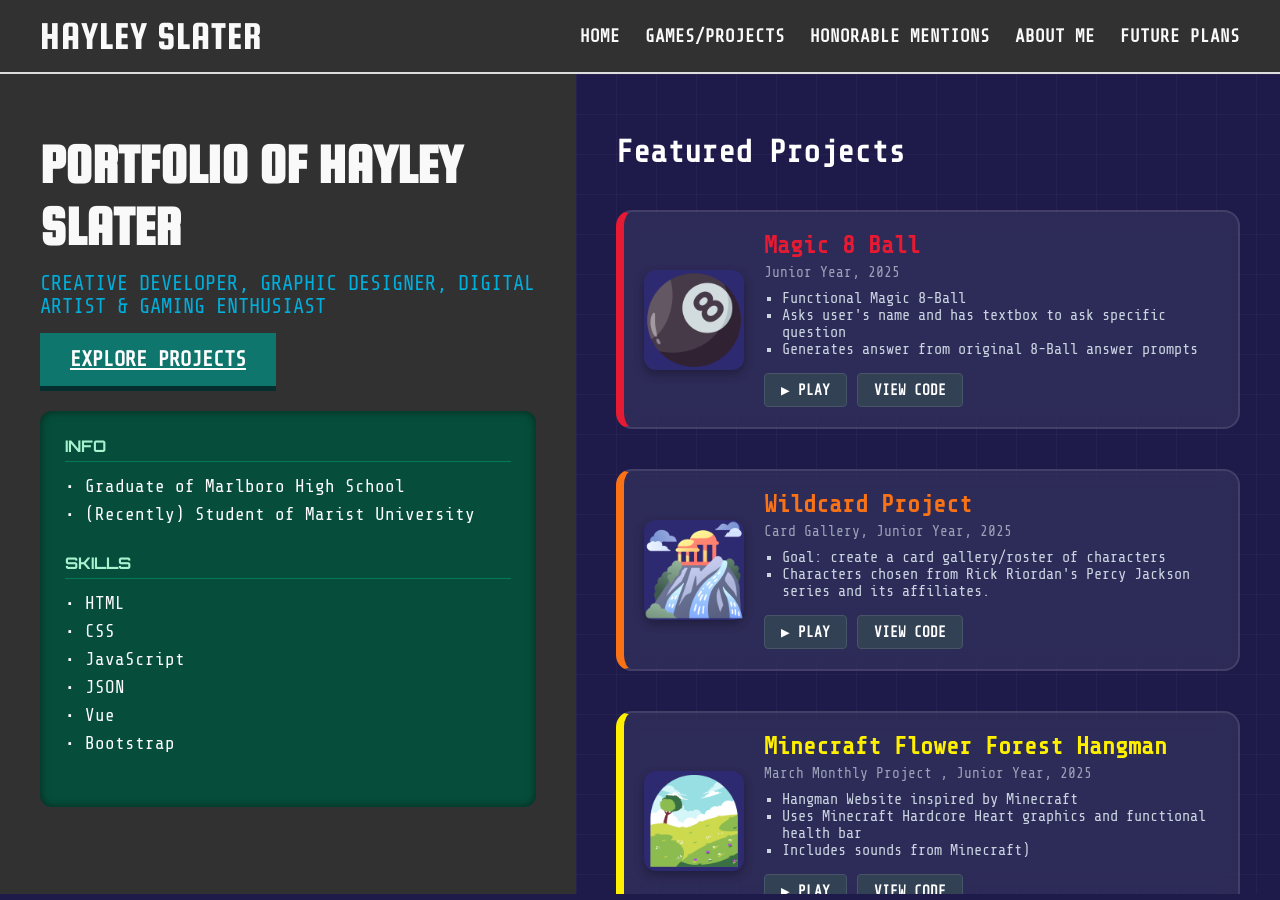
<file: index.html>
<!DOCTYPE html>
<html lang="en">

<head>
    <meta charset="UTF-8">
    <meta name="viewport" content="width=device-width, initial-scale=1.0">
    <title>Portfolio - Hayley Slater</title>
    <link rel="preconnect" href="https://fonts.googleapis.com">
    <link rel="preconnect" href="https://fonts.gstatic.com" crossorigin>
    <link
        href="https://fonts.googleapis.com/css2?family=Chuku&family=Orbitron:wght@400;700&family=Share+Tech+Mono&family=Squada+One&display=swap"
        rel="stylesheet">
    <link rel="stylesheet" href="style.css">


</head>

<body>

    <header>
        <div class="logo">Hayley Slater</div>
        <nav>
            <ul>
                <li><a href="index.html">Home</a></li>
                <li><a href="all.html">Games/Projects</a></li>
                <li><a href="mentions.html">Honorable Mentions</a></li>
                <li><a href="about.html">About Me</a></li>
                <li><a href="future.html">Future Plans</a></li>
            </ul>
        </nav>

    </header>

    <div class="main-container">

        <div class="left-col">
            <div class="hero-section">
                <h1>PORTFOLIO OF HAYLEY SLATER</h1>
                <p>CREATIVE DEVELOPER, GRAPHIC DESIGNER, DIGITAL ARTIST & GAMING ENTHUSIAST</p>
                <a href="all.html" class="btn-explore">Explore Projects</a>
            </div>

            <div class="sidebar-block">
                <div class="sidebar-section">
                    <h3>INFO</h3>
                    <ul>

                        <li>• Graduate of Marlboro High School</li>
                        <li>• (Recently) Student of Marist University</li>
                    </ul>
                </div>

                <div class="sidebar-section">
                    <h3>Skills</h3>
                    <ul>
                        <li>• HTML</li>
                        <li>• CSS</li>
                        <li>• JavaScript</li>
                        <li>• JSON</li>
                        <li>• Vue</li>
                        <li>• Bootstrap</li>
                    </ul>
                </div>

            </div>

            <br>

        </div>



        <div class="right-col">



            <h1>Featured Projects</h1>

            <div class="project-card card-accent-red">
                <div class="project-thumb"><img src="imgs/snooker.png"></div>
                <div class="project-info">
                    <h2 class="red-t">Magic 8 Ball</h2>
                    <span class="genre-tag">Junior Year, 2025</span>
                    <ul>
                        <li>Functional Magic 8-Ball</li>
                        <li>Asks user's name and has textbox to ask specific question</li>
                        <li>Generates answer from original 8-Ball answer prompts</li>
                    </ul>
                    <div class="card-actions">
                        <a href="https://hayley-exe.github.io/Magic-8-Ball/" class="btn-retro" target="_blank">▶
                            Play</a>
                        <a href="https://github.com/hayley-exe/Magic-8-Ball" class="btn-retro">View Code</a>
                    </div>
                </div>
            </div>

            <div class="project-card card-accent-orange">
                <div class="project-thumb"><img src="imgs/olympus.png"></div>
                <div class="project-info">
                    <h2 class="orange-t">Wildcard Project</h2>
                    <span class="genre-tag">Card Gallery, Junior Year, 2025</span>
                    <ul>
                        <li>Goal: create a card gallery/roster of characters</li>
                        <li>Characters chosen from Rick Riordan's Percy Jackson series and its affiliates.</li>


                    </ul>
                    <div class="card-actions">
                        <a href="https://hayley-exe.github.io/team-site-may/" class="btn-retro" target="_blank">▶
                            Play</a>
                        <a href="https://github.com/hayley-exe/team-site-may" class="btn-retro" target="_blank">View
                            Code</a>
                    </div>
                </div>
            </div>


            <div class="project-card card-accent-yellow">
                <div class="project-thumb"><img src="imgs/prairie.png"></div>
                <div class="project-info">
                    <h2 class="yellow-t">Minecraft Flower Forest Hangman</h2>
                    <span class="genre-tag">March Monthly Project , Junior Year, 2025</span>
                    <ul>
                        <li>Hangman Website inspired by Minecraft</li>
                        <li>Uses Minecraft Hardcore Heart graphics and functional health bar</li>
                        <li>Includes sounds from Minecraft)</li>
                    </ul>
                    <div class="card-actions">
                        <a href="https://hayley-exe.github.io/mc-flower-hangman-march/" class="btn-retro"
                            target="_blank">▶
                            Play</a>
                        <a href="https://github.com/hayley-exe/mc-flower-hangman-march/" class="btn-retro"
                            target="_blank">View
                            Code</a>
                    </div>
                </div>
            </div>



            <div class="project-card card-accent-green">
                <div class="project-thumb"><img src="imgs/slideshow.png"> </div>
                <div class="project-info">
                    <h2 class="green-t">NJIT Slideshow</h2>
                    <span class="genre-tag">Senior Year, 2025</span>
                    <ul>
                        <li>NJIT Project</li>
                        <li>Autoplaying slideshow, the theme is Minecraft Biomes</li>
                    </ul>
                    <div class="card-actions">
                        <a href="https://hayley-exe.github.io/njit-slideshow-project/" class="btn-retro"
                            target="_blank">▶
                            Play</a>
                        <a href="https://github.com/hayley-exe/njit-slideshow-project" class="btn-retro"
                            target="_blank">View
                            Code</a>
                    </div>
                </div>
            </div>



            <div class="project-card card-accent-blue">
                <div class="project-thumb"><img src="imgs/clapperboard.png"></div>
                <div class="project-info">
                    <h2 class="blue-t">NJIT Movies Website</h2>
                    <span class="genre-tag">Senior Year, 2025</span>
                    <ul>
                        <li>Website displaying my favorite movies</li>
                        <li>contains posters, ratings, and info on each movie</li>
                    </ul>
                    <div class="card-actions">
                        <a href="https://hayley-exe.github.io/Slater_NJIT-3_StarterFiles/" class="btn-retro"
                            target="_blank">▶
                            Play</a>
                        <a href="https://github.com/hayley-exe/Slater_NJIT-3_StarterFiles" class="btn-retro"
                            target="_blank">View
                            Code</a>
                    </div>
                </div>
            </div>


            <div class="project-card card-accent-purple">
                <div class="project-thumb"><img src="imgs/dreidel.png"> </div>
                <div class="project-info">
                    <h2 class="purple-t">Holiday Project</h2>
                    <span class="genre-tag">Senior Year, 2026</span>
                    <ul>
                        <li>Holiday themed project based off of dreidel spinning game</li>
                        <li>Contains 3D models (made by me) and correctly corresponds to each side of the
                            dreidel
                        </li>
                        <li>Supports multiplayer and has a score system</li>
                    </ul>
                    <div class="card-actions">
                        <a href="https://hayley-exe.github.io/holiday-project/" class="btn-retro" target="_blank">▶
                            Play</a>
                        <a href="https://github.com/hayley-exe/holiday-project" class="btn-retro" target="_blank">View
                            Code</a>
                    </div>
                </div>
            </div>



            <div class="footer-grid">



            </div>

            <footer>
                <div>© 2026 HAYLEY SLATER</div>
                <div>
                    <a href="#">LINKS</a>
                    <a href="#">INSTAGRAMS</a>
                    <a href="#">SOCIAL MEDIA</a>
                </div>
            </footer>

        </div>
    </div>

</body>

</html>
</file>
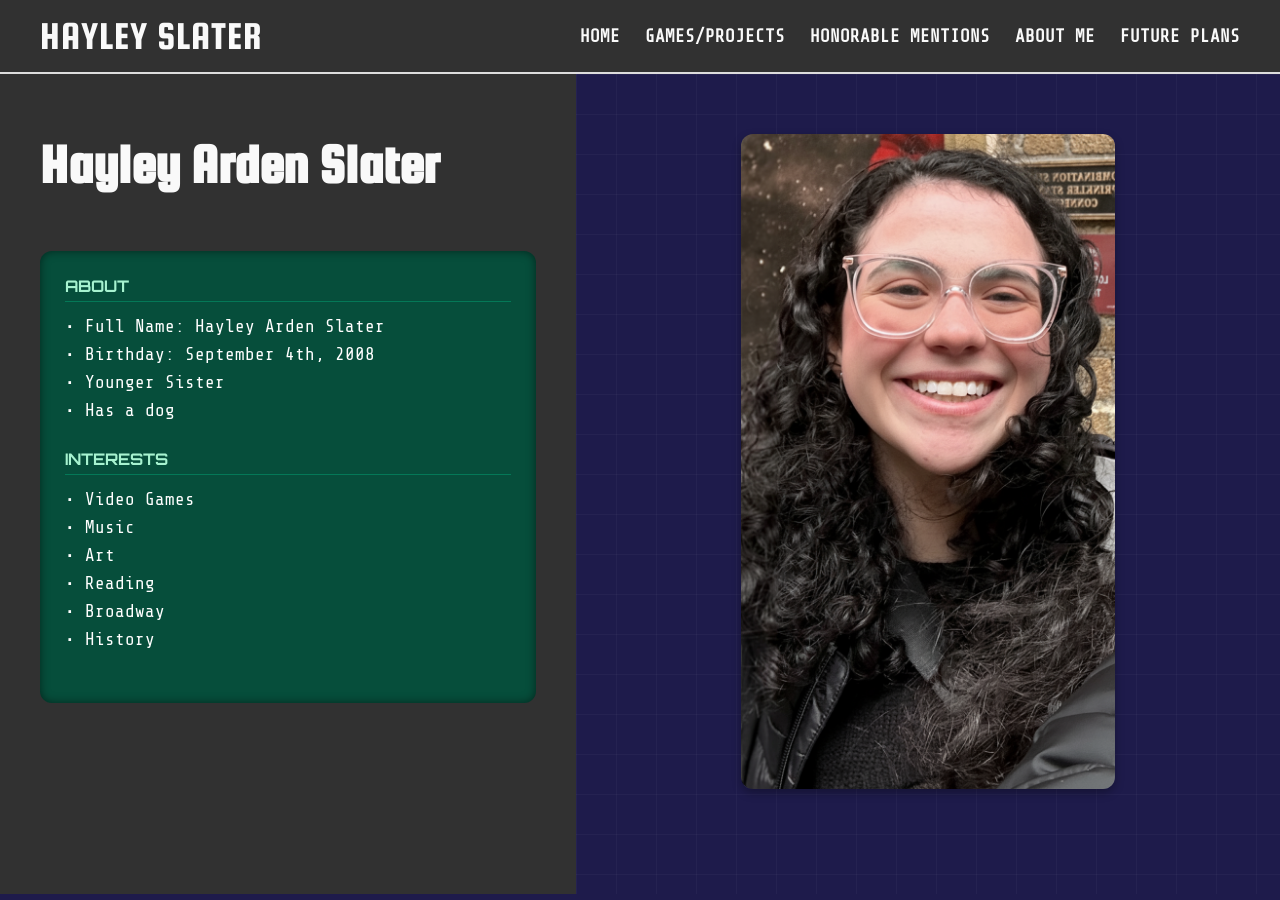
<file: about.html>
<!DOCTYPE html>
<html lang="en">

<head>
    <meta charset="UTF-8">
    <meta name="viewport" content="width=device-width, initial-scale=1.0">
    <title>About Me</title>
    <link rel="preconnect" href="https://fonts.googleapis.com">
    <link rel="preconnect" href="https://fonts.gstatic.com" crossorigin>
    <link
        href="https://fonts.googleapis.com/css2?family=Chuku&family=Orbitron:wght@400;700&family=Share+Tech+Mono&family=Squada+One&display=swap"
        rel="stylesheet">
    <link rel="stylesheet" href="style.css">


</head>

<body>

    <header>
        <div class="logo">Hayley Slater</div>
        <nav>
            <ul>
                <li><a href="index.html">Home</a></li>
                <li><a href="all.html">Games/Projects</a></li>
                <li><a href="mentions.html">Honorable Mentions</a></li>
                <li><a href="about.html">About Me</a></li>
                <li><a href="future.html">Future Plans</a></li>
            </ul>
        </nav>

    </header>

    <div class="main-container">

        <div class="left-col">
            <div class="hero-section">
                <h1>Hayley Arden Slater</h1>

            </div>

            <div class="sidebar-block">
                <div class="sidebar-section">
                    <h3>About</h3>
                    <ul>
                        <li>• Full Name: Hayley Arden Slater</li>
                        <li>• Birthday: September 4th, 2008</li>
                        <li>• Younger Sister</li>
                        <li>• Has a dog</li>
                    </ul>
                </div>

                <div class="sidebar-section">
                    <h3>Interests</h3>
                    <ul>
                        <li>• Video Games</li>
                        <li>• Music</li>
                        <li>• Art</li>
                        <li>• Reading</li>
                        <li>• Broadway</li>
                        <li>• History</li>
                    </ul>
                </div>

            </div>

            <br>

        </div>



        <div class="right-col">

            <div class="pfp"> <img src="imgs/me.PNG"> </div>



            <div class="footer-grid">



            </div>

            <footer>
                <div>© 2026 HAYLEY SLATER</div>
                <div>
                    <a href="#">LINKS</a>
                    <a href="#">INSTAGRAMS</a>
                    <a href="#">SOCIAL MEDIA</a>
                </div>
            </footer>

        </div>
    </div>

</body>

</html>
</file>
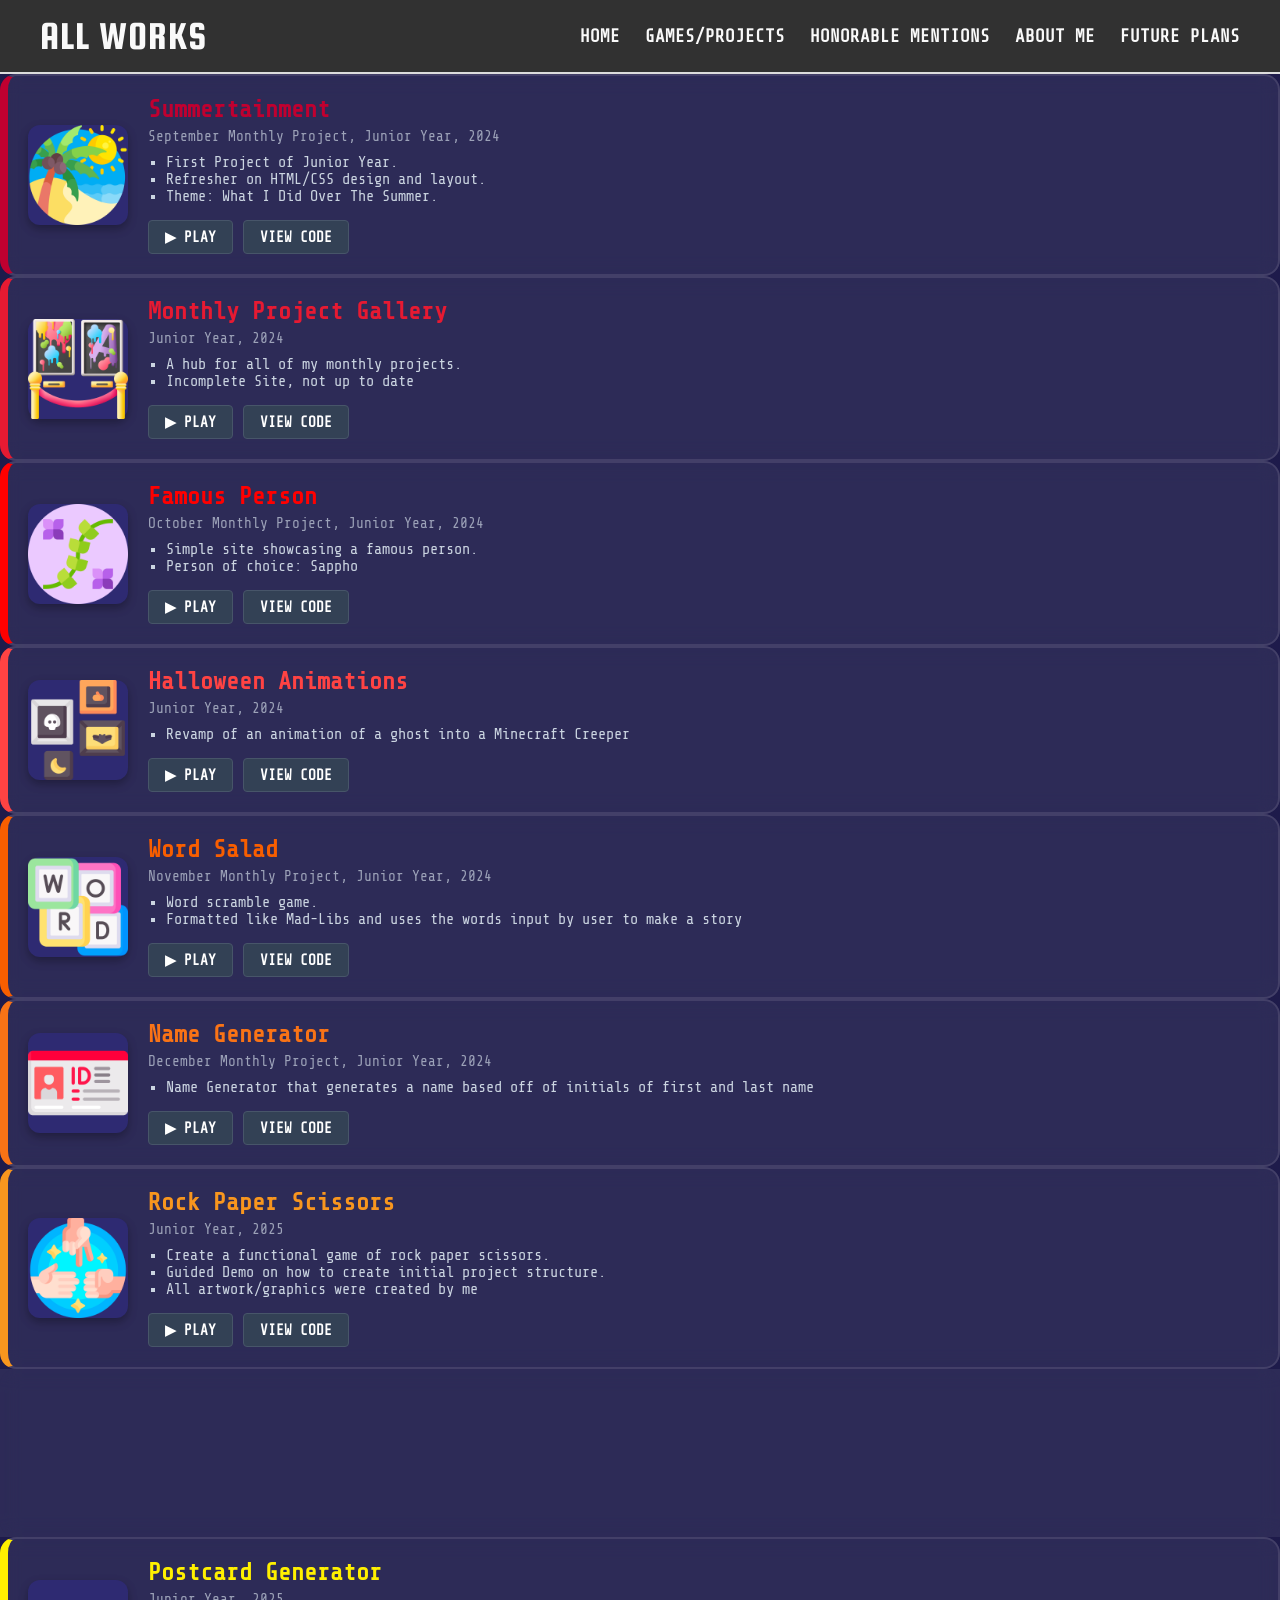
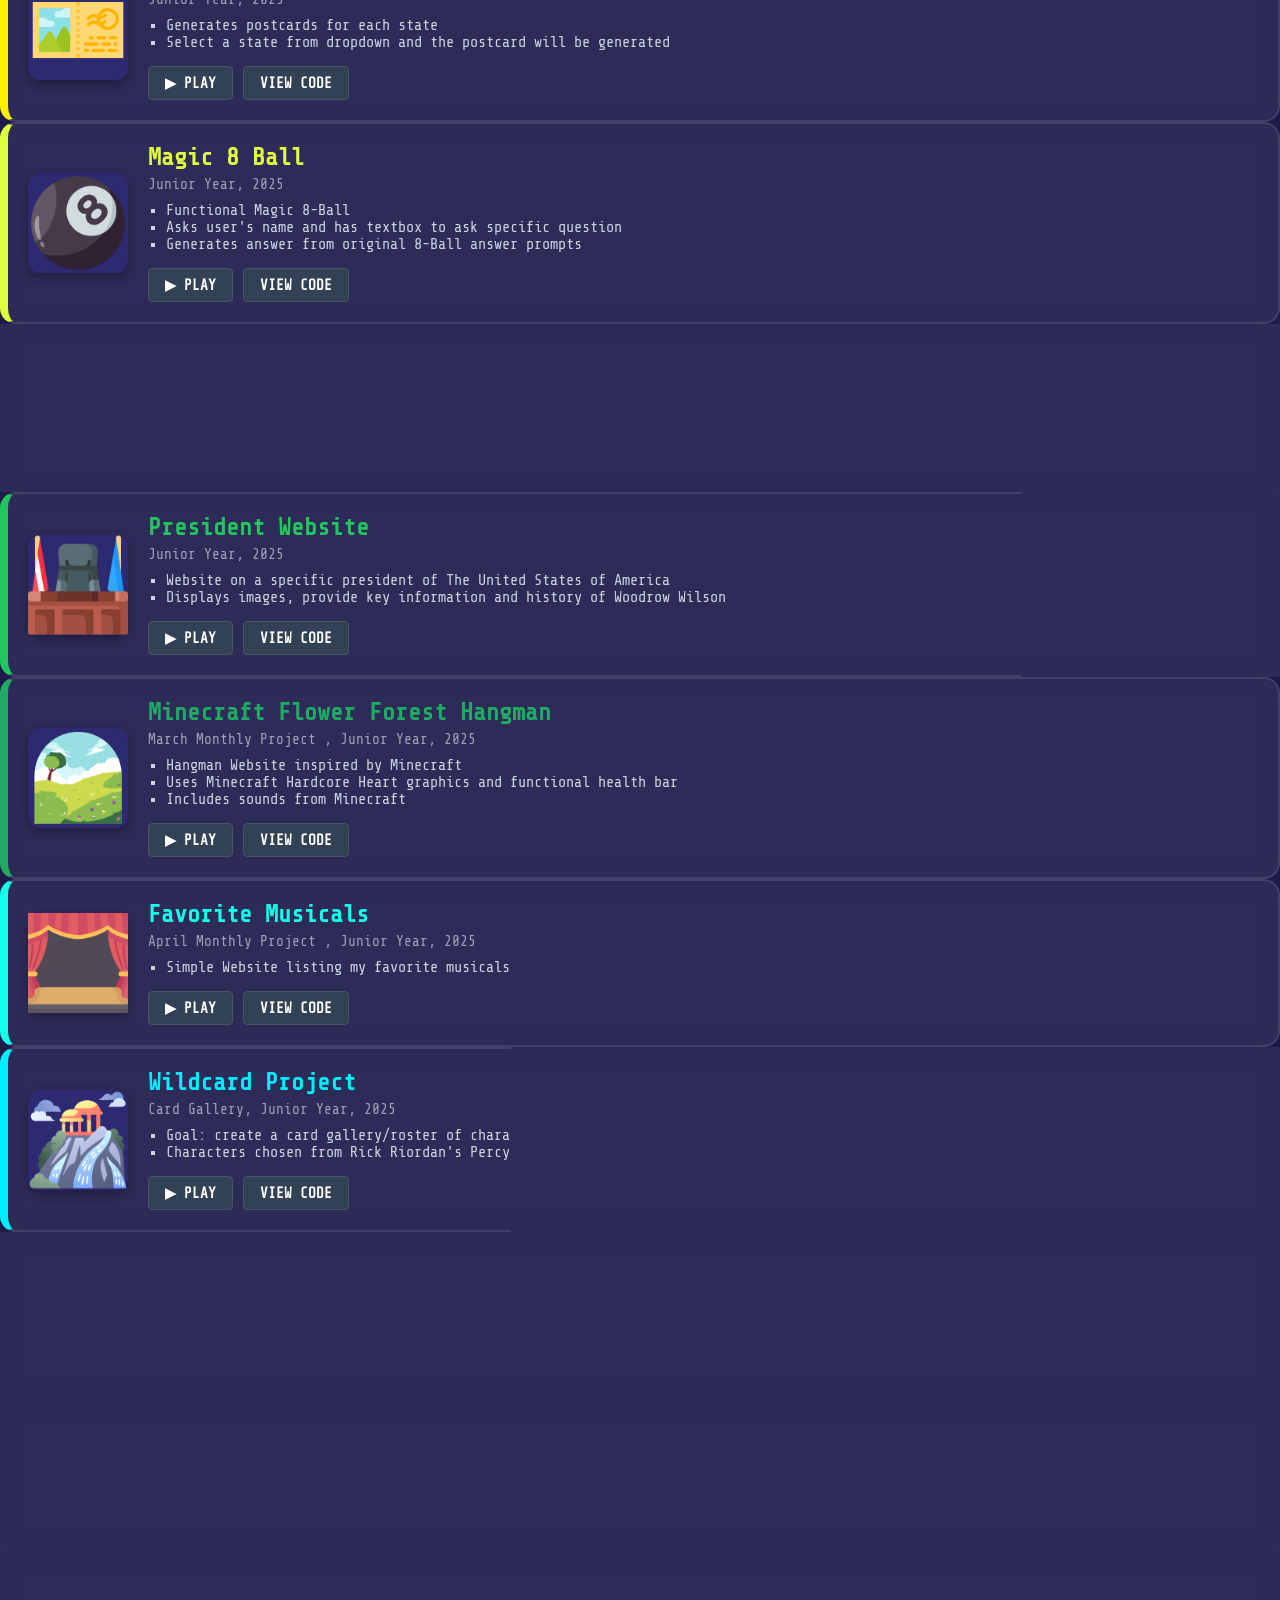
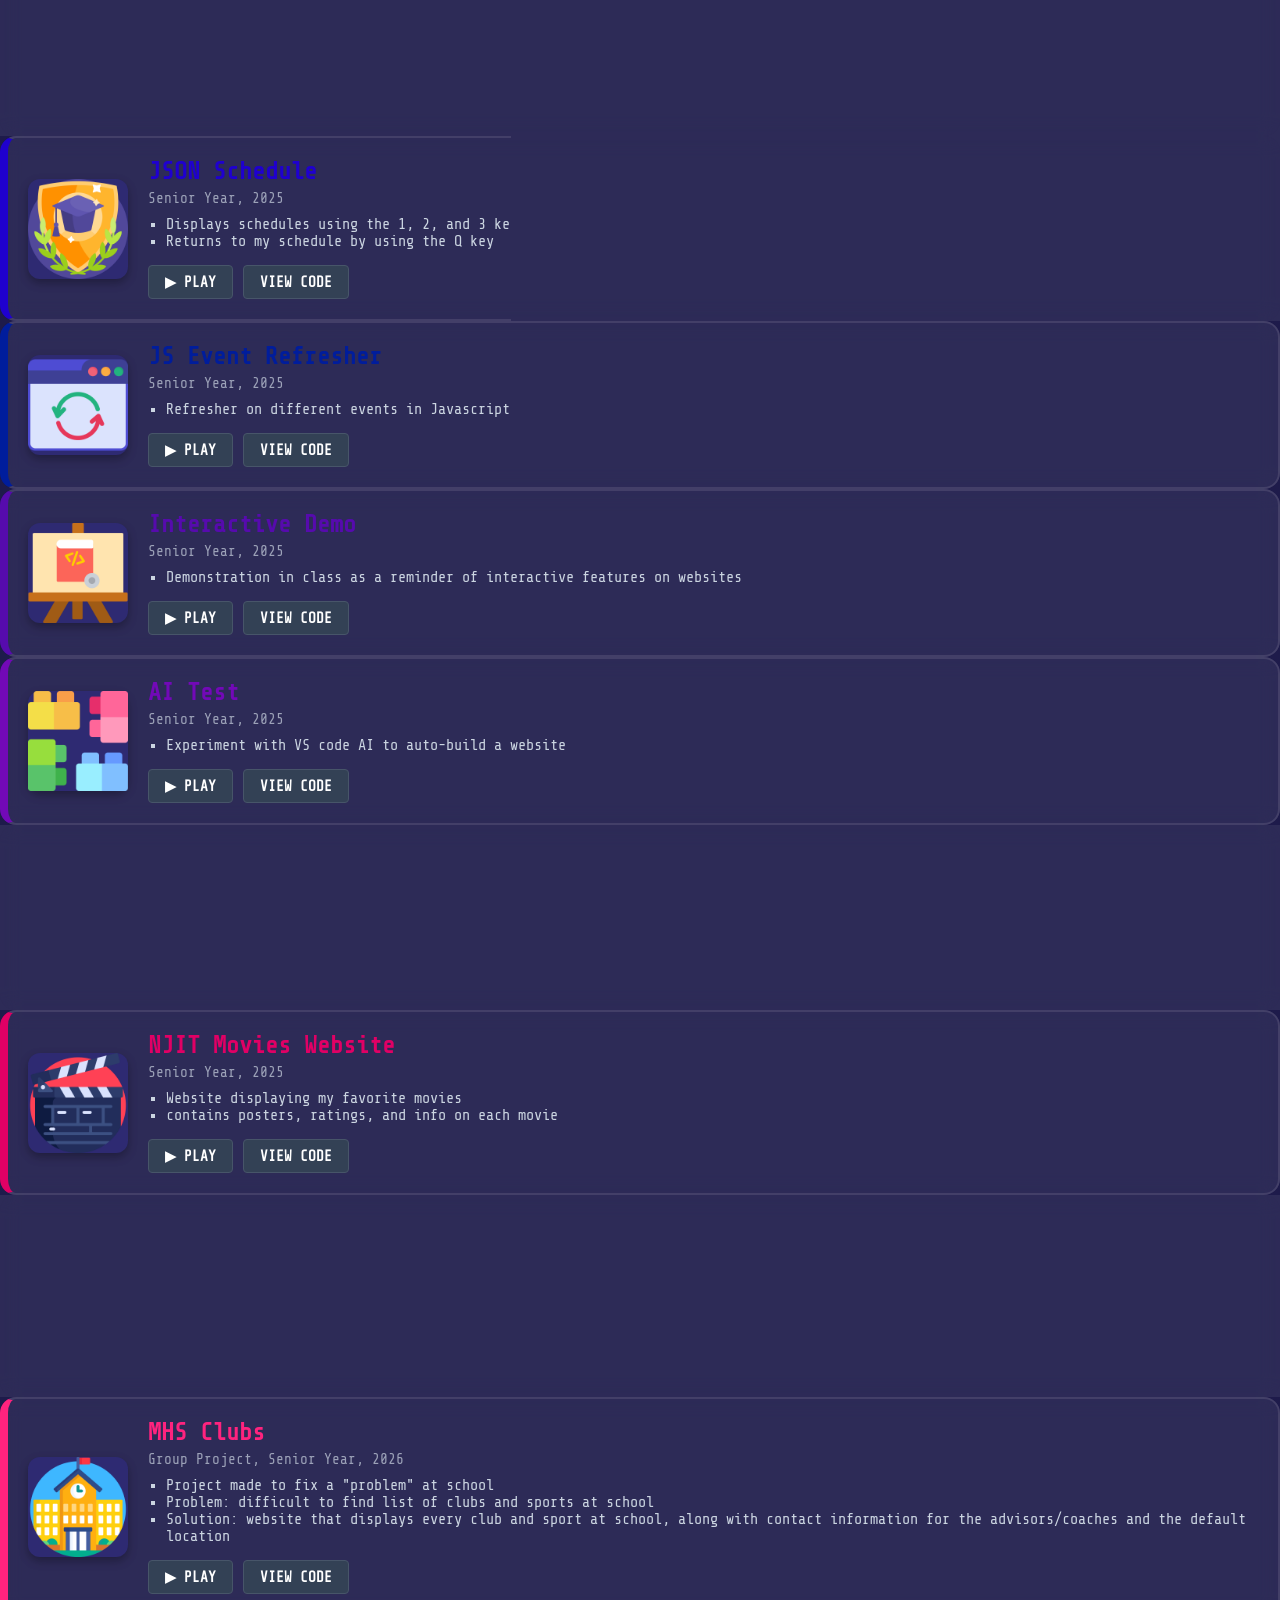
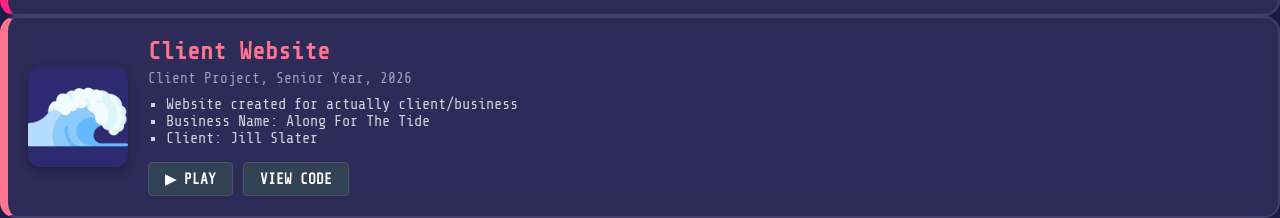
<file: all.html>
<!doctype html>
<html lang="en" data-bs-theme="light">

<head>
    <meta charset="UTF-8">
    <meta name="viewport" content="width=device-width, initial-scale=1.0">
    <title>All Projects</title>
    <link rel="preconnect" href="https://fonts.googleapis.com">
    <link rel="preconnect" href="https://fonts.gstatic.com" crossorigin>
    <link
        href="https://fonts.googleapis.com/css2?family=Chuku&family=Orbitron:wght@400;700&family=Share+Tech+Mono&family=Squada+One&display=swap"
        rel="stylesheet">
    <link rel="stylesheet" href="style.css">
</head>

<body>

    <header>
        <div class="logo">All Works</div>
        <nav>
            <ul>
                <li><a href="index.html">Home</a></li>
                <li><a href="all.html">Games/Projects</a></li>
                <li><a href="mentions.html">Honorable Mentions</a></li>
                <li><a href="about.html">About Me</a></li>
                <li><a href="future.html">Future Plans</a></li>
            </ul>
        </nav>

    </header>


    <div class="project-card card-accent-dred">
        <div class="project-thumb"><img src="imgs/summer.png" alt="Summertainment"></div>
        <div class="project-info">
            <h2 class="dred-t"> Summertainment</h2>
            <span class="genre-tag">September Monthly Project, Junior Year, 2024</span>
            <ul>
                <li>First Project of Junior Year.</li>
                <li>Refresher on HTML/CSS design and layout.</li>
                <li>Theme: What I Did Over The Summer.</li>
            </ul>
            <div class="card-actions">
                <a href="https://hayley-exe.github.io/Summer-tainment-Site/" class="btn-retro" target="_blank">▶
                    Play</a>
                <a href="https://github.com/hayley-exe/Summer-tainment-Site" class="btn-retro" target="_blank">View
                    Code</a>
            </div>
        </div>
    </div>


    <div class="project-card card-accent-red">
        <div class="project-thumb"><img src="imgs/gallery.png"></div>
        <div class="project-info">
            <h2 class="red-t"> Monthly Project Gallery</h2>
            <span class="genre-tag">Junior Year, 2024</span>
            <ul>
                <li>A hub for all of my monthly projects.</li>
                <li>Incomplete Site, not up to date</li>
            </ul>
            <div class="card-actions">
                <a href="https://hayley-exe.github.io/MonthyWebsiteGallery/" class="btn-retro" target="_blank">▶
                    Play</a>
                <a href="https://github.com/hayley-exe/MonthyWebsiteGallery" class="btn-retro" target="_blank">View
                    Code</a>
            </div>
        </div>
    </div>


    <div class="project-card card-accent-bred">
        <div class="project-thumb"><img src="imgs/sappho.png"></div>
        <div class="project-info">
            <h2 class="bred-t"> Famous Person</h2>
            <span class="genre-tag">October Monthly Project, Junior Year, 2024</span>
            <ul>
                <li>Simple site showcasing a famous person.</li>
                <li>Person of choice: Sappho</li>
            </ul>
            <div class="card-actions">
                <a href="https://hayley-exe.github.io/October-Sappho/" class="btn-retro" target="_blank">▶ Play</a>
                <a href="https://github.com/hayley-exe/October-Sappho" class="btn-retro" target="_blank">View
                    Code</a>
            </div>
        </div>
    </div>


    <div class="project-card card-accent-scarlet">
        <div class="project-thumb"><img src="imgs/halloween.png"></div>
        <div class="project-info">
            <h2 class="scarlet-t"> Halloween Animations</h2>
            <span class="genre-tag">Junior Year, 2024</span>
            <ul>
                <li>Revamp of an animation of a ghost into a Minecraft Creeper</li>
            </ul>
            <div class="card-actions">
                <a href="https://hayley-exe.github.io/Spoopy-Ghost//" class="btn-retro" target="_blank">▶ Play</a>
                <a href="https://github.com/hayley-exe/Spoopy-Ghost" class="btn-retro" target="_blank">View
                    Code</a>
            </div>
        </div>
    </div>


    <div class="project-card card-accent-fire">
        <div class="project-thumb"><img src="imgs/word.png"></div>
        <div class="project-info">
            <h2 class="fire-t">Word Salad</h2>
            <span class="genre-tag">November Monthly Project, Junior Year, 2024 </span>
            <ul>
                <li>Word scramble game.</li>
                <li>Formatted like Mad-Libs and uses the words input by user to make a story</li>
            </ul>
            <div class="card-actions">
                <a href="https://hayley-exe.github.io/November-MabLibs/" class="btn-retro" target="_blank">▶
                    Play</a>
                <a href="https://github.com/hayley-exe/November-MabLibs" class="btn-retro" target="_blank">View
                    Code</a>
            </div>
        </div>
    </div>


    <div class="project-card card-accent-orange">
        <div class="project-thumb"><img src="imgs/id.png"></div>
        <div class="project-info">
            <h2 class="orange-t"> Name Generator</h2>
            <span class="genre-tag">December Monthly Project, Junior Year, 2024</span>
            <ul>
                <li>Name Generator that generates a name based off of initials of first and last name</li>

            </ul>
            <div class="card-actions">
                <a href="https://hayley-exe.github.io/December-Name-Generator/" class="btn-retro" target="_blank">▶
                    Play</a>
                <a href="https://github.com/hayley-exe/December-Name-Generator" class="btn-retro" target="_blank">View
                    Code</a>
            </div>
        </div>
    </div>


    <div class="project-card card-accent-golden">
        <div class="project-thumb"><img src="imgs/rock-paper-scissors.png"></div>
        <div class="project-info">
            <h2 class="golden-t"> Rock Paper Scissors</h2>
            <span class="genre-tag">Junior Year, 2025</span>
            <ul>
                <li>Create a functional game of rock paper scissors.</li>
                <li>Guided Demo on how to create initial project structure.</li>
                <li>All artwork/graphics were created by me</li>
            </ul>
            <div class="card-actions">
                <a href="https://hayley-exe.github.io/rock-paper-scissors-Jan/" class="btn-retro" target="_blank">▶
                    Play</a>
                <a href="https://github.com/hayley-exe/rock-paper-scissors-Jan/" class="btn-retro" target="_blank">View
                    Code</a>
            </div>
        </div>
    </div>




    <div class="project-card card-accent-honey">
        <div class="project-thumb"><img src="imgs/naps.png"></div>
        <div class="project-info">
            <h2 class="honey-t">NAPS Tutorial</h2>
            <span class="genre-tag">Junior Year, 2025</span>
            <ul>
                <li>Guided recreation of a website</li>
            </ul>
            <div class="card-actions">
                <a href="https://hayley-exe.github.io/tutorial/" class="btn-retro" target="_blank">▶ Play</a>
                <a href="https://github.com/hayley-exe/tutorial" class="btn-retro" target="_blank">View Code</a>
            </div>
        </div>
    </div>




    <div class="project-card card-accent-yellow">
        <div class="project-thumb"><img src="imgs/postcard.png"></div>
        <div class="project-info">
            <h2 class="yellow-t">Postcard Generator</h2>
            <span class="genre-tag">Junior Year, 2025</span>
            <ul>
                <li>Generates postcards for each state</li>
                <li>Select a state from dropdown and the postcard will be generated</li>

            </ul>
            <div class="card-actions">
                <a href="https://hayley-exe.github.io/you-ve-got-mail/" class="btn-retro" target="_blank">▶ Play</a>
                <a href="https://github.com/hayley-exe/you-ve-got-mail" class="btn-retro" target="_blank">View
                    Code</a>
            </div>
        </div>
    </div>




    <div class="project-card card-accent-acid">
        <div class="project-thumb"><img src="imgs/snooker.png"></div>
        <div class="project-info">
            <h2 class="acid-t">Magic 8 Ball</h2>
            <span class="genre-tag">Junior Year, 2025</span>
            <ul>
                <li>Functional Magic 8-Ball</li>
                <li>Asks user's name and has textbox to ask specific question</li>
                <li>Generates answer from original 8-Ball answer prompts</li>
            </ul>
            <div class="card-actions">
                <a href="https://hayley-exe.github.io/Magic-8-Ball/" class="btn-retro" target="_blank">▶ Play</a>
                <a href="https://github.com/hayley-exe/Magic-8-Ball" class="btn-retro">View Code</a>
            </div>
        </div>
    </div>




    <div class="project-card card-accent-lime">
        <div class="project-thumb"><img src="imgs/to-do-list.png"></div>
        <div class="project-info">
            <h2 class="lime-t">To-Do List</h2>
            <span class="genre-tag">Junior Year, 2025</span>
            <ul>
                <li>To-do list where you can input and check off tasks.</li>
            </ul>
            <div class="card-actions">
                <a href="https://hayley-exe.github.io/to-do-list/" class="btn-retro" target="_blank">▶ Play</a>
                <a href="https://github.com/hayley-exe/to-do-list" class="btn-retro" target="_blank">View Code</a>
            </div>
        </div>
    </div>




    <div class="project-card card-accent-green">
        <div class="project-thumb"><img src="imgs/desk.png"></div>
        <div class="project-info">
            <h2 class="green-t">President Website</h2>
            <span class="genre-tag">Junior Year, 2025</span>
            <ul>
                <li>Website on a specific president of The United States of America</li>
                <li>Displays images, provide key information and history of Woodrow Wilson</li>

            </ul>
            <div class="card-actions">
                <a href="https://hayley-exe.github.io/never-gonna-be-president-now/" class="btn-retro" target="_blank">▶
                    Play</a>
                <a href="https://github.com/hayley-exe/never-gonna-be-president-now/" class="btn-retro"
                    target="_blank">View
                    Code</a>
            </div>
        </div>
    </div>





    <div class="project-card card-accent-verde">
        <div class="project-thumb"><img src="imgs/prairie.png"></div>
        <div class="project-info">
            <h2 class="verde-t">Minecraft Flower Forest Hangman</h2>
            <span class="genre-tag">March Monthly Project , Junior Year, 2025</span>
            <ul>
                <li>Hangman Website inspired by Minecraft</li>
                <li>Uses Minecraft Hardcore Heart graphics and functional health bar</li>
                <li>Includes sounds from Minecraft</li>
            </ul>
            <div class="card-actions">
                <a href="https://hayley-exe.github.io/mc-flower-hangman-march/" class="btn-retro" target="_blank">▶
                    Play</a>
                <a href="https://github.com/hayley-exe/mc-flower-hangman-march/" class="btn-retro" target="_blank">View
                    Code</a>
            </div>
        </div>
    </div>



    <div class="project-card card-accent-cyan">
        <div class="project-thumb"><img src="imgs/stage.png"></div>
        <div class="project-info">
            <h2 class="cyan-t">Favorite Musicals</h2>
            <span class="genre-tag">April Monthly Project , Junior Year, 2025</span>
            <ul>
                <li>Simple Website listing my favorite musicals</li>

            </ul>
            <div class="card-actions">
                <a href="https://hayley-exe.github.io/april-musicals/" class="btn-retro" target="_blank">▶ Play</a>
                <a href="https://github.com/hayley-exe/april-musicals" class="btn-retro" target="_blank">View
                    Code</a>
            </div>
        </div>
    </div>


    <div class="project-card card-accent-aqua">
        <div class="project-thumb"><img src="imgs/olympus.png"></div>
        <div class="project-info">
            <h2 class="aqua-t">Wildcard Project</h2>
            <span class="genre-tag">Card Gallery, Junior Year, 2025</span>
            <ul>
                <li>Goal: create a card gallery/roster of characters</li>
                <li>Characters chosen from Rick Riordan's Percy Jackson series and its affiliates.</li>

            </ul>
            <div class="card-actions">
                <a href="https://hayley-exe.github.io/team-site-may/" class="btn-retro" target="_blank">▶ Play</a>
                <a href="https://github.com/hayley-exe/team-site-may" class="btn-retro" target="_blank">View
                    Code</a>
            </div>
        </div>
    </div>


    <div class="project-card card-accent-sky">
        <div class="project-thumb"><img src="imgs/map.png"></div>
        <div class="project-info">
            <h2 class="sky-t">State Facts</h2>
            <span class="genre-tag">Junior Year, 2025</span>
            <ul>
                <li>Displays fun fact for each state</li>
                <a href="https://hayley-exe.github.io/State-Facts-Objects-Practice/" class="btn-retro" target="_blank">▶
                    Play</a>
                <a href="https://github.com/hayley-exe/State-Facts-Objects-Practice" class="btn-retro"
                    target="_blank">View
                    Code</a>
            </ul>
            <div class="card-actions">
            </div>
        </div>
    </div>


    <div class="project-card card-accent-blue">
        <div class="project-thumb"><img src="imgs/duck.png"></div>
        <div class="project-info">
            <h2 class="blue-t">Little Bird Toy Company</h2>
            <span class="genre-tag">Group Project, Junior Year, 2025</span>
            <ul>
                <li>Build a functional website page for a company</li>
                <li>Professional site built with specific requirements and resembles a client website</li>
            </ul>
            <div class="card-actions">

            </div>
        </div>
    </div>


    <div class="project-card card-accent-cobalt">
        <div class="project-thumb"><img src="imgs/fox.png"></div>
        <div class="project-info">
            <h2 class="cobalt-t">College Recruitment</h2>
            <span class="genre-tag">Senior Year, 2025</span>
            <ul>
                <li>Simple website advertizing my college</li>
                <li>Contains photographs, college mascot/logo, and key information</li>
            </ul>
            <div class="card-actions">
                <a href="https://hayley-exe.github.io/college-recruitment-sept/" class="btn-retro" target="_blank">▶
                    Play</a>
                <a href="https://github.com/hayley-exe/college-recruitment-sept" class="btn-retro" target="_blank">View
                    Code</a>
            </div>
        </div>
    </div>


    <div class="project-card card-accent-deep">
        <div class="project-thumb"><img src="imgs/college.png"></div>
        <div class="project-info">
            <h2 class="deep-t">JSON Schedule</h2>
            <span class="genre-tag">Senior Year, 2025</span>
            <ul>
                <li>Displays schedules using the 1, 2, and 3 keyboard keys</li>
                <li>Returns to my schedule by using the Q key</li>

            </ul>
            <div class="card-actions">
                <a href="https://hayley-exe.github.io/JSON-ASYNC-schedule-project/" class="btn-retro" target="_blank">▶
                    Play</a>
                <a href="https://github.com/hayley-exe/JSON-ASYNC-schedule-project" class="btn-retro"
                    target="_blank">View
                    Code</a>
            </div>
        </div>
    </div>

    <div class="project-card card-accent-indigo">
        <div class="project-thumb"><img src="imgs/web.png"></div>
        <div class="project-info">
            <h2 class="indigo-t">JS Event Refresher</h2>
            <span class="genre-tag">Senior Year, 2025</span>
            <ul>
                <li>Refresher on different events in Javascript</li>

            </ul>
            <div class="card-actions">
                <a href="https://hayley-exe.github.io/1.03-Event-Listeners-Refresher-LESSON-code-bap/" class="btn-retro"
                    target="_blank">▶ Play</a>
                <a href="https://github.com/hayley-exe/1.03-Event-Listeners-Refresher-LESSON-code-bap" class="btn-retro"
                    target="_blank">View
                    Code</a>
            </div>
        </div>
    </div>

    <div class="project-card card-accent-purple">
        <div class="project-thumb"><img src="imgs/demo.png"></div>
        <div class="project-info">
            <h2 class="purple-t">Interactive Demo</h2>
            <span class="genre-tag">Senior Year, 2025</span>
            <ul>
                <li>Demonstration in class as a reminder of interactive features on websites</li>

            </ul>
            <div class="card-actions">
                <a href="https://hayley-exe.github.io/refresher/" class="btn-retro" target="_blank">▶ Play</a>
                <a href="https://github.com/hayley-exe/refresher" class="btn-retro" target="_blank">View Code</a>
            </div>
        </div>
    </div>

    <div class="project-card card-accent-violet">
        <div class="project-thumb"><img src="imgs/blocks.png"></div>
        <div class="project-info">
            <h2 class="violet-t">AI Test</h2>
            <span class="genre-tag">Senior Year, 2025</span>
            <ul>
                <li>Experiment with VS code AI to auto-build a website</li>
            </ul>
            <div class="card-actions">
                <a href="https://hayley-exe.github.io/ai-test/" class="btn-retro" target="_blank">▶ Play</a>
                <a href="https://github.com/hayley-exe/ai-test" class="btn-retro" target="_blank">View Code</a>
            </div>
        </div>
    </div>

    <div class="project-card card-accent-magenta">
        <div class="project-thumb"><img src="imgs/slideshow.png"></div>
        <div class="project-info">
            <h2 class="magenta-t">NJIT Slideshow</h2>
            <span class="genre-tag">Senior Year, 2025</span>
            <ul>
                <li>NJIT Project</li>
                <li>Autoplaying slideshow, the theme is Minecraft Biomes</li>
            </ul>
            <div class="card-actions">
                <a href="https://hayley-exe.github.io/njit-slideshow-project/" class="btn-retro" target="_blank">▶
                    Play</a>
                <a href="https://github.com/hayley-exe/njit-slideshow-project" class="btn-retro" target="_blank">View
                    Code</a>
            </div>
        </div>
    </div>

    <div class="project-card card-accent-dpink">
        <div class="project-thumb"><img src="imgs/clapperboard.png"></div>
        <div class="project-info">
            <h2 class="dpink-t">NJIT Movies Website</h2>
            <span class="genre-tag">Senior Year, 2025</span>
            <ul>
                <li>Website displaying my favorite movies</li>
                <li>contains posters, ratings, and info on each movie</li>
            </ul>
            <div class="card-actions">
                <a href="https://hayley-exe.github.io/Slater_NJIT-3_StarterFiles/" class="btn-retro" target="_blank">▶
                    Play</a>
                <a href="https://github.com/hayley-exe/Slater_NJIT-3_StarterFiles" class="btn-retro"
                    target="_blank">View
                    Code</a>
            </div>
        </div>
    </div>

    <div class="project-card card-accent-hot">
        <div class="project-thumb"><img src="imgs/dreidel.png"></div>
        <div class="project-info">
            <h2 class="hot-t">Holiday Project</h2>
            <span class="genre-tag">Senior Year, 2026</span>
            <ul>
                <li>Holiday themed project based off of dreidel spinning game</li>
                <li>Contains 3D models (made by me) and correctly corresponds to each side of the dreidel</li>
                <li>Supports multiplayer and has a score system</li>
            </ul>
            <div class="card-actions">
                <a href="https://hayley-exe.github.io/holiday-project/" class="btn-retro" target="_blank">▶ Play</a>
                <a href="https://github.com/hayley-exe/holiday-project" class="btn-retro" target="_blank">View
                    Code</a>
            </div>
        </div>
    </div>

    <div class="project-card card-accent-pink">
        <div class="project-thumb"><img src="imgs/school.png"></div>
        <div class="project-info">
            <h2 class="pink-t">MHS Clubs</h2>
            <span class="genre-tag">Group Project, Senior Year, 2026</span>
            <ul>
                <li>Project made to fix a "problem" at school</li>
                <li>Problem: difficult to find list of clubs and sports at school</li>
                <li>Solution: website that displays every club and sport at school, along with contact information
                    for
                    the advisors/coaches and the default location</li>
            </ul>
            <div class="card-actions">
                <a href="https://coppercoder227.github.io/GuideToThings/" class="btn-retro" target="_blank">▶
                    Play</a>
                <a href="https://github.com/hayley-exe/GuideToThings" class="btn-retro" target="_blank">View
                    Code</a>
            </div>
        </div>
    </div>


    <div class="project-card card-accent-lpink">
        <div class="project-thumb"><img src="imgs/wave.png"></div>
        <div class="project-info">
            <h2 class="lpink-t">Client Website</h2>
            <span class="genre-tag">Client Project, Senior Year, 2026</span>
            <ul>
                <li>Website created for actually client/business</li>
                <li>Business Name: Along For The Tide</li>
                <li>Client: Jill Slater</li>
            </ul>
            <div class="card-actions">
                <a href="https://hayley-exe.github.io/along-for-the-tide/" class="btn-retro" target="_blank">▶
                    Play</a>
                <a href="https://github.com/hayley-exe/along-for-the-tide" class="btn-retro" target="_blank">View
                    Code</a>
            </div>
        </div>
    </div>

    </div>


    <script src="https://cdn.jsdelivr.net/npm/bootstrap@5.3.8/dist/js/bootstrap.bundle.min.js"
        integrity="sha384-FKyoEForCGlyvwx9Hj09JcYn3nv7wiPVlz7YYwJrWVcXK/BmnVDxM+D2scQbITxI"
        crossorigin="anonymous"></script>
</body>

</html>
</file>
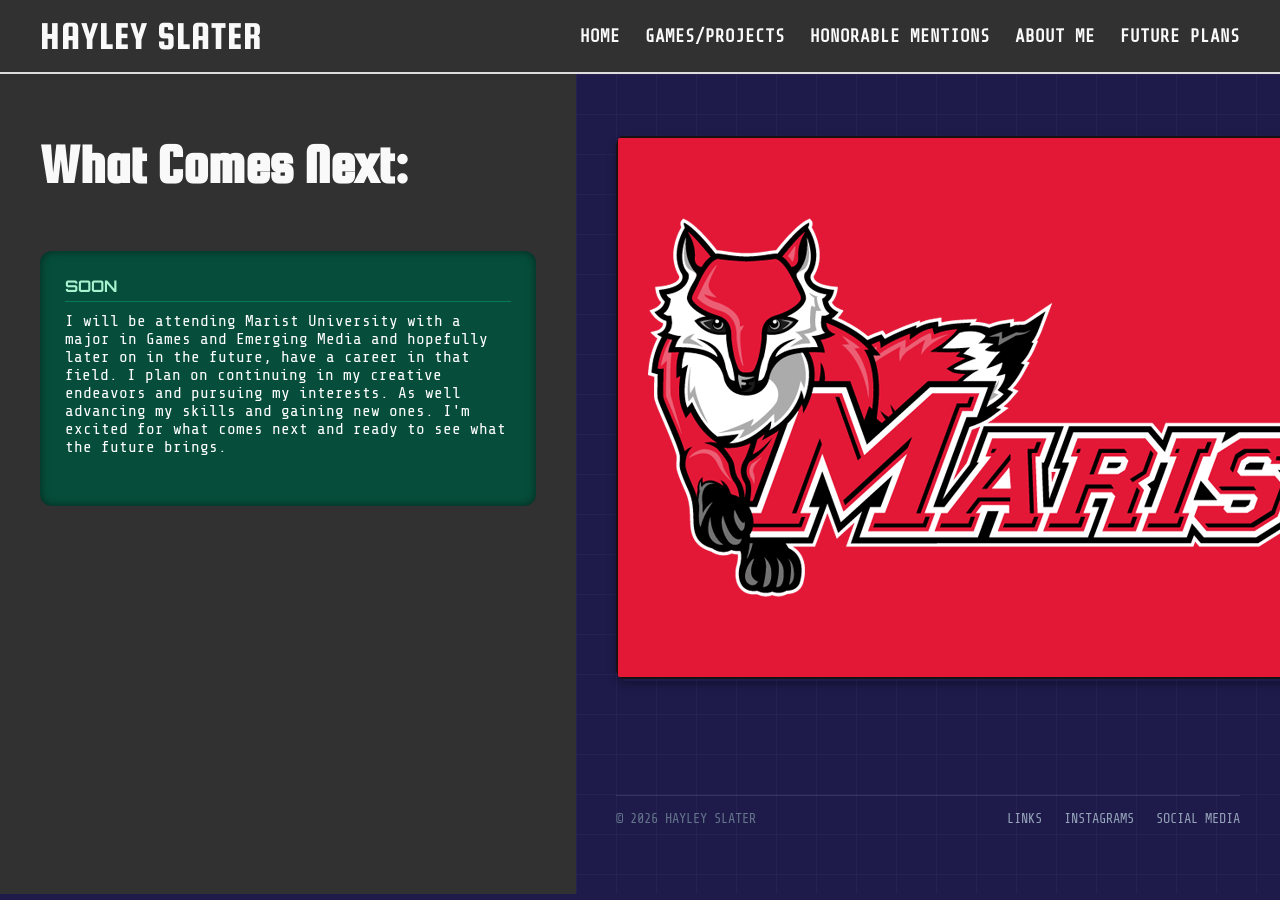
<file: future.html>
<!DOCTYPE html>
<html lang="en">

<head>
    <meta charset="UTF-8">
    <meta name="viewport" content="width=device-width, initial-scale=1.0">
    <title>Future</title>
    <link rel="preconnect" href="https://fonts.googleapis.com">
    <link rel="preconnect" href="https://fonts.gstatic.com" crossorigin>
    <link
        href="https://fonts.googleapis.com/css2?family=Chuku&family=Orbitron:wght@400;700&family=Share+Tech+Mono&family=Squada+One&display=swap"
        rel="stylesheet">
    <link rel="stylesheet" href="style.css">


</head>

<body>

    <header>
        <div class="logo">Hayley Slater</div>
        <nav>
            <ul>
                <li><a href="index.html">Home</a></li>
                <li><a href="all.html">Games/Projects</a></li>
                <li><a href="mentions.html">Honorable Mentions</a></li>
                <li><a href="about.html">About Me</a></li>
                <li><a href="future.html">Future Plans</a></li>
            </ul>
        </nav>

    </header>

    <div class="main-container">

        <div class="left-col">
            <div class="hero-section">
                <h1>What Comes Next:</h1>

            </div>

            <div class="sidebar-block">
                <div class="sidebar-section">
                    <h3>Soon</h3>
                    <p>I will be attending Marist University with a major in Games and Emerging Media and hopefully
                        later on in the future, have a career in that field. I plan on continuing in my creative
                        endeavors and pursuing my interests. As well advancing my skills and gaining new ones. I'm
                        excited for what comes next and ready to see what the future brings.</p>
                </div>



            </div>

            <br>

        </div>



        <div class="right-col">

            <div class="foc"> <img src="imgs/redfoc.png"> </div>



            <div class="footer-grid">



            </div>

            <footer>
                <div>© 2026 HAYLEY SLATER</div>
                <div>
                    <a href="#">LINKS</a>
                    <a href="#">INSTAGRAMS</a>
                    <a href="#">SOCIAL MEDIA</a>
                </div>
            </footer>

        </div>
    </div>

</body>

</html>
</file>
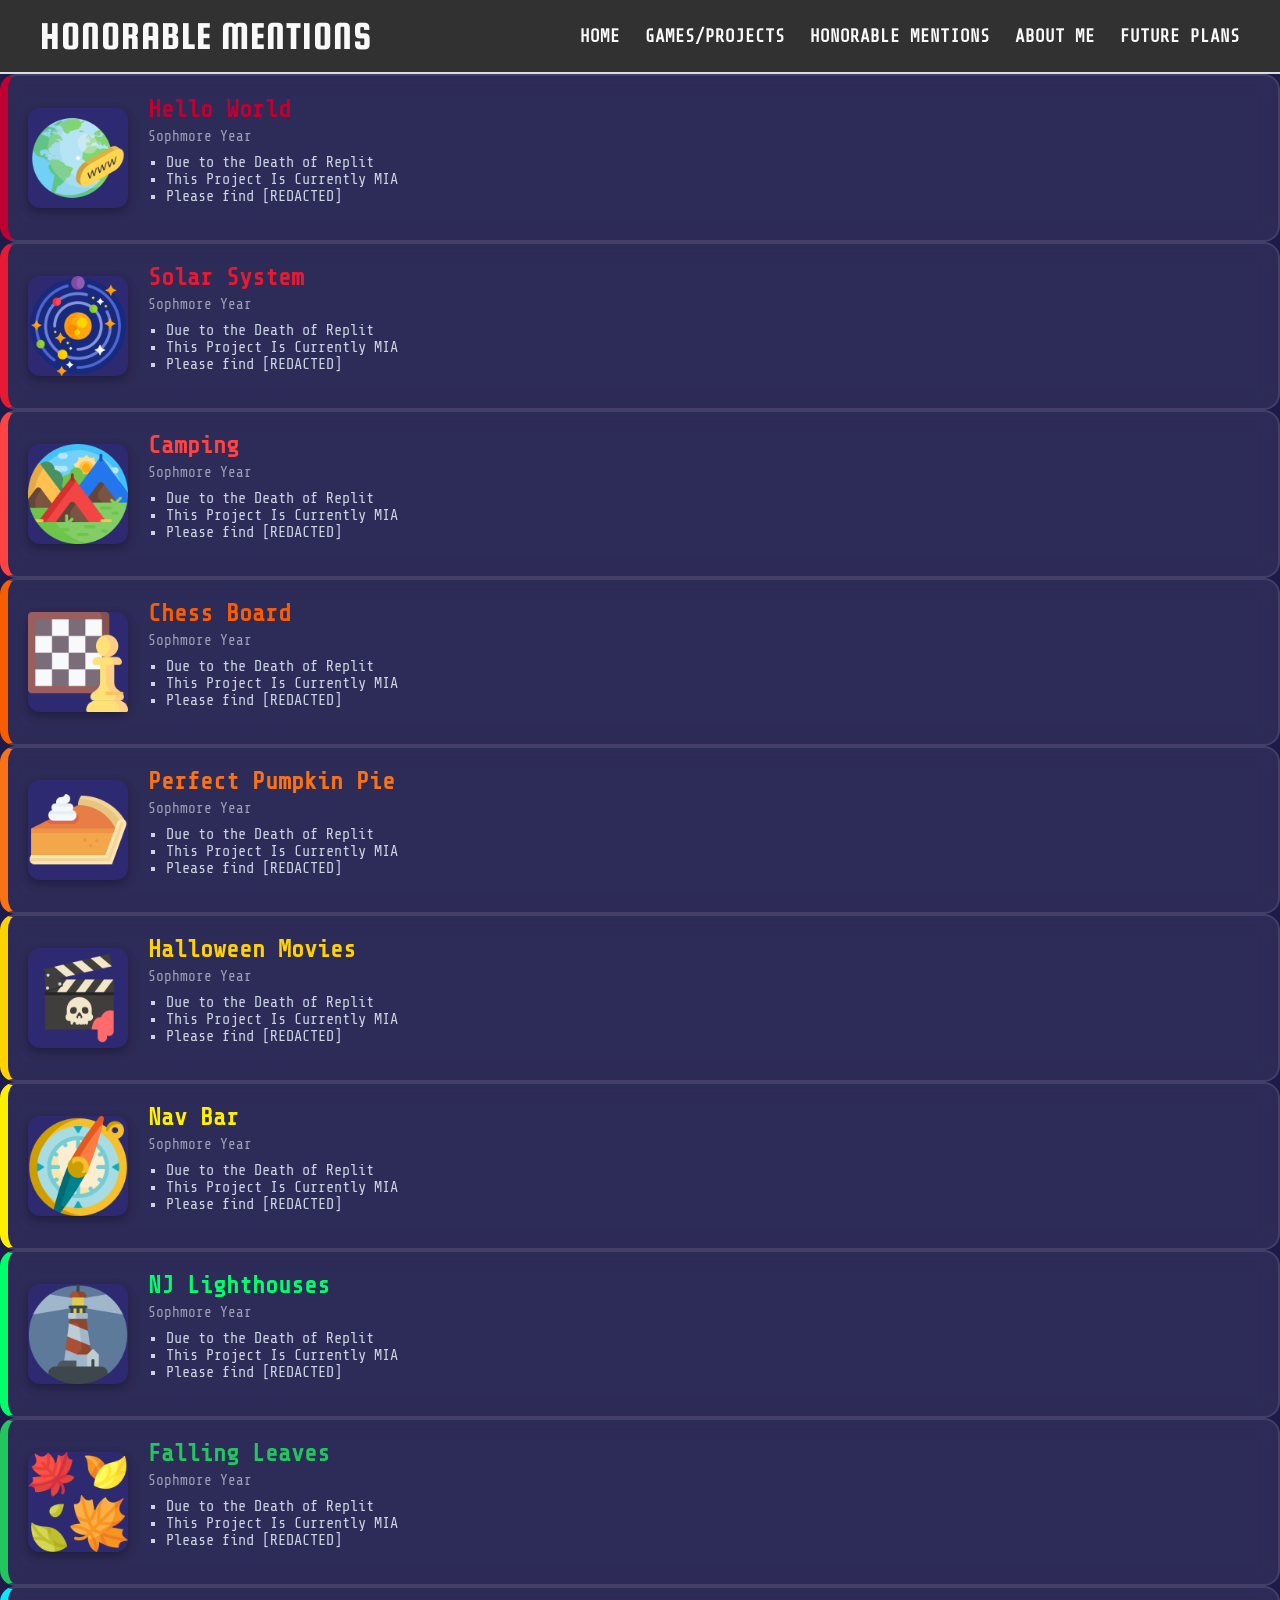
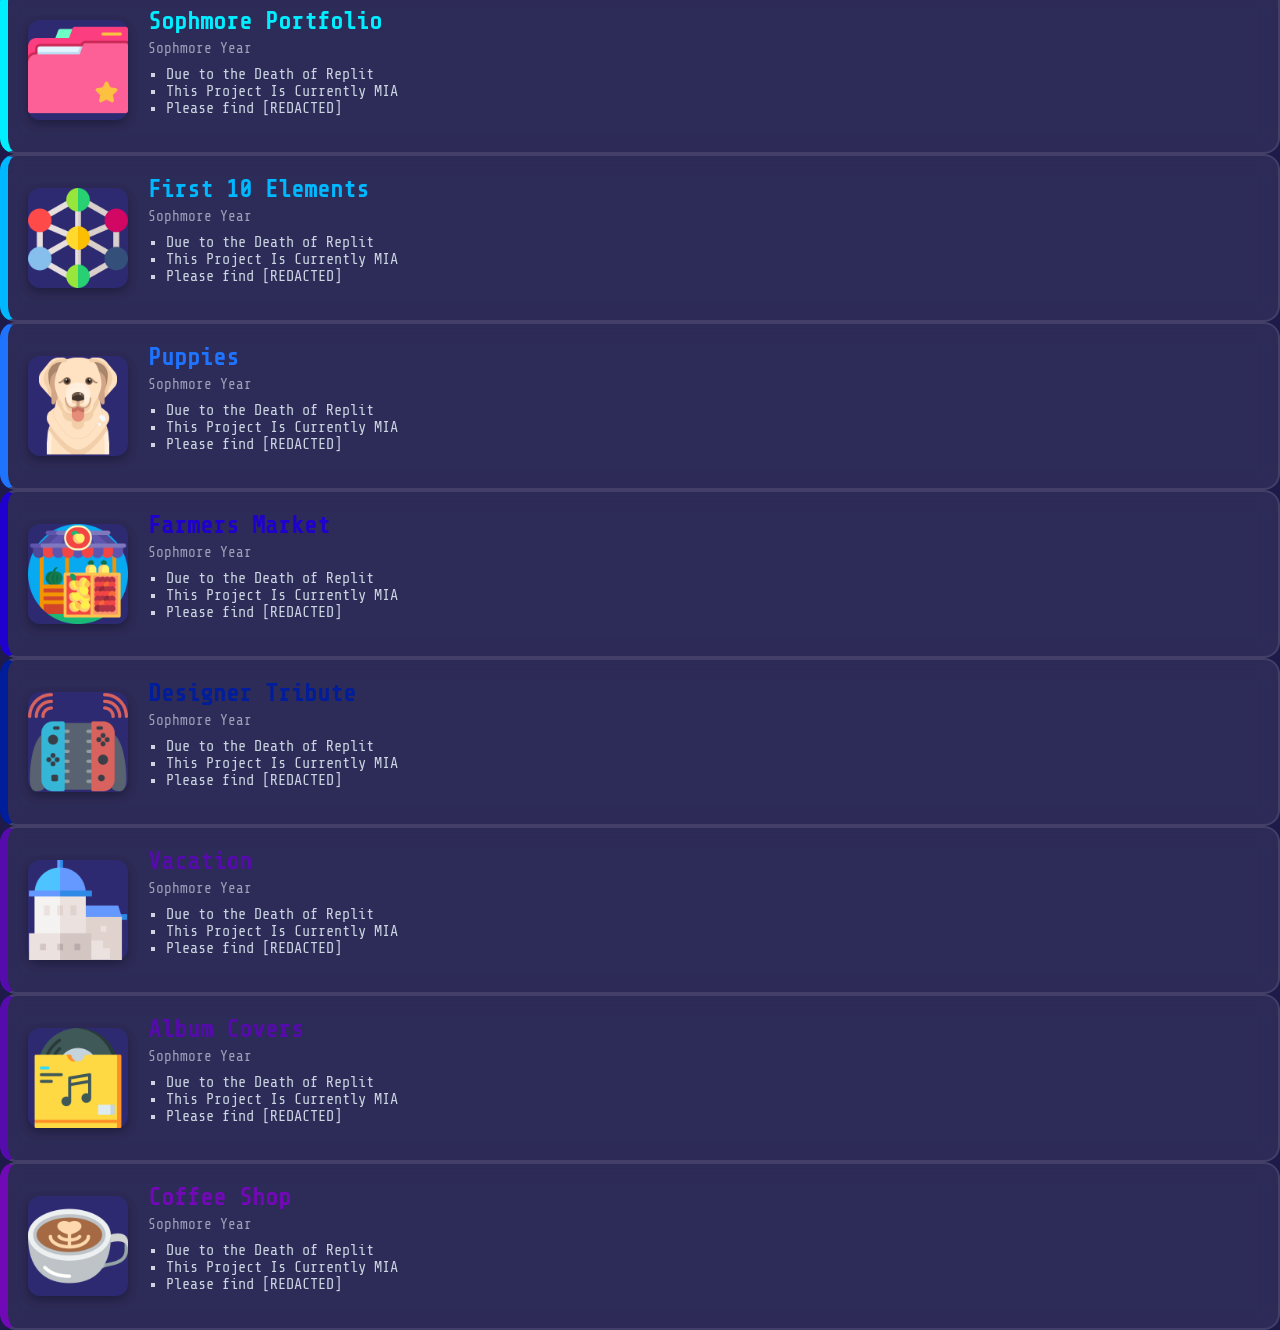
<file: mentions.html>
<!doctype html>
<html lang="en" data-bs-theme="light">


<head>
    <meta charset="UTF-8">
    <meta name="viewport" content="width=device-width, initial-scale=1.0">
    <title>Honorable Mentions (R.I.P.)</title>
    <link rel="preconnect" href="https://fonts.googleapis.com">
    <link rel="preconnect" href="https://fonts.gstatic.com" crossorigin>
    <link
        href="https://fonts.googleapis.com/css2?family=Chuku&family=Orbitron:wght@400;700&family=Share+Tech+Mono&family=Squada+One&display=swap"
        rel="stylesheet">
    <link rel="stylesheet" href="style.css">
</head>


<body>


    <header>
        <div class="logo">Honorable Mentions</div>
        <nav>
            <ul>
                <li><a href="index.html">Home</a></li>
                <li><a href="all.html">Games/Projects</a></li>
                <li><a href="mentions.html">Honorable Mentions</a></li>
                <li><a href="about.html">About Me</a></li>
                <li><a href="future.html">Future Plans</a></li>
            </ul>
        </nav>
      
    </header>


    <div class="project-card card-accent-dred">
        <div class="project-thumb"><img src="imgs/www.png" alt="Hello World"></div>
        <div class="project-info">
            <h2 class="dred-t">Hello World</h2>
            <span class="genre-tag">Sophmore Year</span>
            <ul>
                <li>Due to the Death of Replit</li>
                <li>This Project Is Currently MIA</li>
                <li>Please find [REDACTED]</li>
            </ul>
            <div class="card-actions">


            </div>
        </div>
    </div>




    <div class="project-card card-accent-red">
        <div class="project-thumb"><img src="imgs/solar-system.png" alt="Solar System"></div>
        <div class="project-info">
            <h2 class="red-t">Solar System</h2>
            <span class="genre-tag">Sophmore Year</span>
            <ul>
                <li>Due to the Death of Replit</li>
                <li>This Project Is Currently MIA</li>
                <li>Please find [REDACTED]</li>
            </ul>
            <div class="card-actions">


            </div>
        </div>
    </div>




    <div class="project-card card-accent-scarlet">
        <div class="project-thumb"><img src="imgs/camping-tent.png" alt="Camping"></div>
        <div class="project-info">
            <h2 class="scarlet-t">Camping</h2>
            <span class="genre-tag">Sophmore Year</span>
            <ul>
                <li>Due to the Death of Replit</li>
                <li>This Project Is Currently MIA</li>
                <li>Please find [REDACTED]</li>
            </ul>
            <div class="card-actions">


            </div>
        </div>
    </div>




    <div class="project-card card-accent-fire">
        <div class="project-thumb"><img src="imgs/chess.png"></div>
        <div class="project-info">
            <h2 class="fire-t">Chess Board</h2>
            <span class="genre-tag">Sophmore Year</span>
            <ul>
                <li>Due to the Death of Replit</li>
                <li>This Project Is Currently MIA</li>
                <li>Please find [REDACTED]</li>
            </ul>
            <div class="card-actions">


            </div>
        </div>
    </div>




    <div class="project-card card-accent-orange">
        <div class="project-thumb"><img src="imgs/pumpkin-pie.png"></div>
        <div class="project-info">
            <h2 class="orange-t">Perfect Pumpkin Pie</h2>
            <span class="genre-tag">Sophmore Year</span>
            <ul>
                <li>Due to the Death of Replit</li>
                <li>This Project Is Currently MIA</li>
                <li>Please find [REDACTED]</li>
            </ul>
            <div class="card-actions">


            </div>
        </div>
    </div>




    <div class="project-card card-accent-honey">
        <div class="project-thumb"><img src="imgs/movie.png"></div>
        <div class="project-info">
            <h2 class="honey-t">Halloween Movies</h2>
            <span class="genre-tag">Sophmore Year</span>
            <ul>
                <li>Due to the Death of Replit</li>
                <li>This Project Is Currently MIA</li>
                <li>Please find [REDACTED]</li>
            </ul>
            <div class="card-actions">


            </div>
        </div>
    </div>


    <div class="project-card card-accent-yellow">
        <div class="project-thumb"><img src="imgs/compass.png"></div>
        <div class="project-info">
            <h2 class="yellow-t">Nav Bar</h2>
            <span class="genre-tag">Sophmore Year</span>
            <ul>
                <li>Due to the Death of Replit</li>
                <li>This Project Is Currently MIA</li>
                <li>Please find [REDACTED]</li>
            </ul>
            <div class="card-actions">


            </div>
        </div>
    </div>


    <div class="project-card card-accent-lime">
        <div class="project-thumb"><img src="imgs/lighthouse.png"></div>
        <div class="project-info">
            <h2 class="lime-t">NJ Lighthouses</h2>
            <span class="genre-tag">Sophmore Year</span>
            <ul>
                <li>Due to the Death of Replit</li>
                <li>This Project Is Currently MIA</li>
                <li>Please find [REDACTED]</li>
            </ul>
            <div class="card-actions">


            </div>
        </div>
    </div>


    <div class="project-card card-accent-green">
        <div class="project-thumb"><img src="imgs/leaves.png"></div>
        <div class="project-info">
            <h2 class="green-t">Falling Leaves</h2>
            <span class="genre-tag">Sophmore Year</span>
            <ul>
                <li>Due to the Death of Replit</li>
                <li>This Project Is Currently MIA</li>
                <li>Please find [REDACTED]</li>
            </ul>
            <div class="card-actions">


            </div>
        </div>
    </div>


    <div class="project-card card-accent-aqua">
        <div class="project-thumb"><img src="imgs/folder.png"></div>
        <div class="project-info">
            <h2 class="aqua-t">Sophmore Portfolio</h2>
            <span class="genre-tag">Sophmore Year</span>
            <ul>
                <li>Due to the Death of Replit</li>
                <li>This Project Is Currently MIA</li>
                <li>Please find [REDACTED]</li>
            </ul>
            <div class="card-actions">


            </div>
        </div>
    </div>


    <div class="project-card card-accent-sky">
        <div class="project-thumb"><img src="imgs/molecule.png"></div>
        <div class="project-info">
            <h2 class="sky-t">First 10 Elements</h2>
            <span class="genre-tag">Sophmore Year</span>
            <ul>
                <li>Due to the Death of Replit</li>
                <li>This Project Is Currently MIA</li>
                <li>Please find [REDACTED]</li>
            </ul>
            <div class="card-actions">


            </div>
        </div>
    </div>


    <div class="project-card card-accent-blue">
        <div class="project-thumb"><img src="imgs/dog.png"></div>
        <div class="project-info">
            <h2 class="blue-t">Puppies</h2>
            <span class="genre-tag">Sophmore Year</span>
            <ul>
                <li>Due to the Death of Replit</li>
                <li>This Project Is Currently MIA</li>
                <li>Please find [REDACTED]</li>
            </ul>
            <div class="card-actions">


            </div>
        </div>
    </div>


    <div class="project-card card-accent-deep">
        <div class="project-thumb"><img src="imgs/fruit-stand.png"></div>
        <div class="project-info">
            <h2 class="deep-t">Farmers Market</h2>
            <span class="genre-tag">Sophmore Year</span>
            <ul>
                <li>Due to the Death of Replit</li>
                <li>This Project Is Currently MIA</li>
                <li>Please find [REDACTED]</li>
            </ul>
            <div class="card-actions">


            </div>
        </div>
    </div>




    <div class="project-card card-accent-indigo">
        <div class="project-thumb"><img src="imgs/nintendo-switch.png"></div>
        <div class="project-info">
            <h2 class="indigo-t">Designer Tribute</h2>
            <span class="genre-tag">Sophmore Year</span>
            <ul>
                <li>Due to the Death of Replit</li>
                <li>This Project Is Currently MIA</li>
                <li>Please find [REDACTED]</li>
            </ul>
            <div class="card-actions">


            </div>
        </div>
    </div>


    <div class="project-card card-accent-purple">
        <div class="project-thumb"><img src="imgs/santorini.png"></div>
        <div class="project-info">
            <h2 class="purple-t">Vacation</h2>
            <span class="genre-tag">Sophmore Year</span>
            <ul>
                <li>Due to the Death of Replit</li>
                <li>This Project Is Currently MIA</li>
                <li>Please find [REDACTED]</li>
            </ul>
            <div class="card-actions">


            </div>
        </div>
    </div>


    <div class="project-card card-accent-purple">
        <div class="project-thumb"><img src="imgs/album.png"></div>
        <div class="project-info">
            <h2 class="purple-t">Album Covers</h2>
            <span class="genre-tag">Sophmore Year</span>
            <ul>
                <li>Due to the Death of Replit</li>
                <li>This Project Is Currently MIA</li>
                <li>Please find [REDACTED]</li>
            </ul>
            <div class="card-actions">


            </div>
        </div>
    </div>


    <div class="project-card card-accent-violet">
        <div class="project-thumb"><img src="imgs/latte.png"></div>
        <div class="project-info">
            <h2 class="violet-t">Coffee Shop</h2>
            <span class="genre-tag">Sophmore Year</span>
            <ul>
                <li>Due to the Death of Replit</li>
                <li>This Project Is Currently MIA</li>
                <li>Please find [REDACTED]</li>
            </ul>
            <div class="card-actions">


            </div>
        </div>
    </div>








    <script src="https://cdn.jsdelivr.net/npm/bootstrap@5.3.8/dist/js/bootstrap.bundle.min.js"
        integrity="sha384-FKyoEForCGlyvwx9Hj09JcYn3nv7wiPVlz7YYwJrWVcXK/BmnVDxM+D2scQbITxI"
        crossorigin="anonymous"></script>
</body>


</html>
</file>
<file: style.css>
:root {
  --bg-left: #313131;
  --bg-right: #1e1b4b;
  --teal-dark: #0f766e;
  --teal-light: #14b8a6;
  --card-dred: #c00030;
  --card-red: #e61a32;
  --card-bred: #ff0000;
  --card-scarlet: #ff4343;
  --card-fire: #f85e00;
  --card-orange: #f97316;
  --card-golden: #f8961e;
  --card-honey: #ffd200;
  --card-yellow: #fff000;
  --card-acid: #e2ff3f;
  --card-lime: #00ff6a;
  --card-green: #22c55e;
  --card-verde: #20aa63;
  --card-cyan: #15ffeb;
  --card-aqua: #00eeff;
  --card-sky: #00b8ff;
  --card-blue: #1e74ff;
  --card-cobalt: #4361ee;
  --card-deep: #1f00cf;
  --card-indigo: #001d9c;
  --card-purple: #560bad;
  --card-violet: #7209b7;
  --card-magenta: #8d0057;
  --card-dpink: #e00065;
  --card-hot: #ff0a74;
  --card-pink: #ff237e;
  --card-lpink: #ff758f;
  --text-dark: #f9f9f9;
  --text-light: white;
}

* {
  box-sizing: border-box;
  margin: 0;
  padding: 0;
  font-family: "Share Tech Mono", monospace;
}

body {
  background-color: var(--bg-right);
}

/* --- NAVIGATION BAR --- */
header {
  background-color: var(--bg-left);
  display: flex;
  justify-content: space-between;
  align-items: center;
  padding: 15px 40px;
  border-bottom: 2px solid #ddd;
}

.logo {
  font-family: "Squada One", sans-serif;
  font-size: 2.5rem;
  color: var(--text-dark);
  text-transform: uppercase;
  letter-spacing: 1px;
}

nav ul {
  display: flex;
  list-style: none;
  gap: 25px;
}

nav ul li a {
  text-decoration: none;
  color: var(--text-dark);
  font-size: 1.1rem;
  font-weight: bold;
  text-transform: uppercase;
  transition: color 0.2s;
}

nav ul li a:hover {
  color: var(--teal-light);
}

.nav-icons {
  display: flex;
  gap: 15px;
  font-size: 1.2rem;
  cursor: pointer;
}

/* --- MAIN LAYOUT SPLIT --- */
.main-container {
  display: flex;
  min-height: calc(100vh - 80px);
  width: 100%;
  align-items: stretch;
}

/* --- LEFT COLUMN --- */
.left-col {
  background-color: var(--bg-left);
  width: 45%;
  padding: 60px 40px;
  color: var(--text-dark);
  display: flex;
  flex-direction: column;
  gap: 40px;
  overflow-y: auto;
  max-height: calc(100vh - 80px);
}

.hero-section h1 {
  font-family: "Squada One", sans-serif;
  font-size: 3.5rem;
  line-height: 1.1;
  margin-bottom: 15px;
}

.hero-section p {
  font-size: 1.3rem;
  color: #00aedb;
  margin-bottom: 30px;
  text-transform: uppercase;
}

/* 3D Retro Button Effect */
.btn-explore {
  background-color: var(--teal-dark);
  color: white;
  padding: 15px 30px;
  border: none;
  font-size: 1.3rem;
  font-weight: bold;
  text-transform: uppercase;
  cursor: pointer;
  box-shadow: 0px 5px 0px #042f2e;
  transition: all 0.1s ease;
}

.btn-explore:active {
  transform: translateY(5px);
  box-shadow: 0px 0px 0px #042f2e;
}

/* Sidebar block inside left panel */
.sidebar-blocka {
  background-color: crimson;
  color: var(--text-light);
  padding: 25px;
  border-radius: 12px;
  box-shadow: inset 0 0 10px rgba(0, 0, 0, 0.5);
}

.sidebar-sectiona {
  margin-bottom: 25px;
}

.sidebar-sectiona h3 {
  font-family: "Orbitron", sans-serif;
  color: #f3a7a7;
  border-bottom: 1px solid #780404;
  padding-bottom: 5px;
  margin-bottom: 10px;
  font-size: 1rem;
  text-transform: uppercase;
}

.sidebar-section ul {
  list-style: none;
}

.sidebar-section ul li {
  padding: 4px 0;
  font-size: 1.1rem;
}
.sidebar-block {
  background-color: #064e3b;
  color: var(--text-light);
  padding: 25px;
  border-radius: 12px;
  box-shadow: inset 0 0 10px rgba(0, 0, 0, 0.5);
}

.sidebar-section {
  margin-bottom: 25px;
}

.sidebar-section h3 {
  font-family: "Orbitron", sans-serif;
  color: #a7f3d0;
  border-bottom: 1px solid #047857;
  padding-bottom: 5px;
  margin-bottom: 10px;
  font-size: 1rem;
  text-transform: uppercase;
}

.sidebar-section ul {
  list-style: none;
}

.sidebar-section ul li {
  padding: 4px 0;
  font-size: 1.1rem;
}

/* --- RIGHT COLUMN (Gaming Hub) --- */
.right-col {
  background-color: var(--bg-right);
  background-image:
    linear-gradient(rgba(255, 255, 255, 0.03) 1px, transparent 1px),
    linear-gradient(90deg, rgba(255, 255, 255, 0.03) 1px, transparent 1px);
  background-size: 40px 40px;
  width: 55%;
  padding: 60px 40px 100px 40px;
  color: var(--text-light);
  display: flex;
  flex-direction: column;
  gap: 40px;
  overflow-y: auto;
  max-height: calc(100vh - 80px);
}

/* --- CARDS & COMPONENT ARCHITECTURE --- */
.project-card {
  background: rgba(255, 255, 255, 0.07);
  border: 2px solid rgba(255, 255, 255, 0.1);
  border-radius: 16px;
  padding: 20px;
  display: flex;
  gap: 20px;
  backdrop-filter: blur(10px);
  position: relative;
  align-items: center;
}

.card-accent-dred {
  border-left: 8px solid var(--card-dred);
}
.card-accent-red {
  border-left: 8px solid var(--card-red);
}
.card-accent-bred {
  border-left: 8px solid var(--card-bred);
}
.card-accent-scarlet {
  border-left: 8px solid var(--card-scarlet);
}
.card-accent-fire {
  border-left: 8px solid var(--card-fire);
}
.card-accent-orange {
  border-left: 8px solid var(--card-orange);
}
.card-accent-golden {
  border-left: 8px solid var(--card-golden);
}
.card-accent-honey {
  border-left: 8px solid var(--card-honey);
}
.card-accent-yellow {
  border-left: 8px solid var(--card-yellow);
}
.card-accent-acid {
  border-left: 8px solid var(--card-acid);
}
.card-accent-lime {
  border-left: 8px solid var(--card-lime);
}
.card-accent-green {
  border-left: 8px solid var(--card-green);
}
.card-accent-verde {
  border-left: 8px solid var(--card-verde);
}
.card-accent-cyan {
  border-left: 8px solid var(--card-cyan);
}
.card-accent-aqua {
  border-left: 8px solid var(--card-aqua);
}
.card-accent-sky {
  border-left: 8px solid var(--card-sky);
}
.card-accent-blue {
  border-left: 8px solid var(--card-blue);
}
.card-accent-cobalt {
  border-left: 8px solid var(--card-cobalt);
}
.card-accent-deep {
  border-left: 8px solid var(--card-deep);
}
.card-accent-indigo {
  border-left: 8px solid var(--card-indigo);
}
.card-accent-purple {
  border-left: 8px solid var(--card-purple);
}
.card-accent-violet {
  border-left: 8px solid var(--card-violet);
}
.card-accent-magenta {
  border-left: 8px solid var(--card-magenta);
}
.card-accent-dpink {
  border-left: 8px solid var(--card-dpink);
}
.card-accent-hot {
  border-left: 8px solid var(--card-hot);
}
.card-accent-pink {
  border-left: 8px solid var(--card-pink);
}
.card-accent-lpink {
  border-left: 8px solid var(--card-lpink);
}

.project-thumb {
  width: 100px;
  height: 100px;
  background: #2e2a72;
  border-radius: 12px;
  display: flex;
  align-items: center;
  justify-content: center;
  font-size: 3rem;
  flex-shrink: 0;
  box-shadow: 0 4px 10px rgba(0, 0, 0, 0.3);
}

.project-thumb img {
  max-width: 100%;
  max-height: 100%;
  object-fit: contain;
}

.project-info {
  flex-grow: 1;
}

.project-info h2 {
  font-size: 1.5rem;
  margin-bottom: 5px;
  color: var(--text-light);
}

.project-info h2.dred-t {
  color: var(--card-dred);
}
.project-info h2.red-t {
  color: var(--card-red);
}
.project-info h2.bred-t {
  color: var(--card-bred);
}
.project-info h2.scarlet-t {
  color: var(--card-scarlet);
}
.project-info h2.fire-t {
  color: var(--card-fire);
}
.project-info h2.orange-t {
  color: var(--card-orange);
}
.project-info h2.golden-t {
  color: var(--card-golden);
}
.project-info h2.honey-t {
  color: var(--card-honey);
}
.project-info h2.yellow-t {
  color: var(--card-yellow);
}
.project-info h2.acid-t {
  color: var(--card-acid);
}
.project-info h2.lime-t {
  color: var(--card-lime);
}
.project-info h2.green-t {
  color: var(--card-green);
}
.project-info h2.verde-t {
  color: var(--card-verde);
}
.project-info h2.cyan-t {
  color: var(--card-cyan);
}
.project-info h2.aqua-t {
  color: var(--card-aqua);
}
.project-info h2.sky-t {
  color: var(--card-sky);
}
.project-info h2.blue-t {
  color: var(--card-blue);
}
.project-info h2.cobalt-t {
  color: var(--card-cobalt);
}
.project-info h2.deep-t {
  color: var(--card-deep);
}
.project-info h2.indigo-t {
  color: var(--card-indigo);
}
.project-info h2.purple-t {
  color: var(--card-purple);
}
.project-info h2.violet-t {
  color: var(--card-violet);
}
.project-info h2.magenta-t {
  color: var(--card-magenta);
}
.project-info h2.dpink-t {
  color: var(--card-dpink);
}
.project-info h2.hot-t {
  color: var(--card-hot);
}
.project-info h2.pink-t {
  color: var(--card-pink);
}
.project-info h2.lpink-t {
  color: var(--card-lpink);
}

.genre-tag {
  font-size: 0.9rem;
  opacity: 0.7;
  margin-bottom: 10px;
  display: block;
  color: #cbd5e1;
}

.project-info ul {
  list-style-type: square;
  margin-left: 18px;
  font-size: 0.95rem;
  color: #cbd5e1;
}

/* Interaction Buttons Container */
.card-actions {
  display: flex;
  gap: 10px;
  margin-top: 15px;
}

.btn-retro {
  background: #334155;
  color: white;
  border: 1px solid #475569;
  padding: 8px 16px;
  cursor: pointer;
  text-transform: uppercase;
  font-weight: bold;
  font-size: 0.9rem;
  display: inline-flex;
  align-items: center;
  gap: 5px;
  border-radius: 4px;
  text-decoration: none;
}

.btn-retro:hover {
  background: var(--teal-light);
  color: var(--text-dark);
  border-color: var(--teal-light);
}

.btn-retro a {
  color: inherit;
  text-decoration: none;
  display: flex;
  align-items: center;
  gap: 5px;
}

/* --- FOOTER CARD AREA --- */
.footer-grid {
  display: grid;
  grid-template-columns: 1fr 1fr;
  gap: 20px;
  margin-top: auto;
}

.about-box,
.contact-box {
  background: rgba(15, 23, 42, 0.6);
  border: 1px solid rgba(255, 255, 255, 0.1);
  border-radius: 12px;
  padding: 20px;
}

.about-box h3,
.contact-box h3 {
  font-family: "Orbitron", sans-serif;
  margin-bottom: 15px;
  font-size: 1.1rem;
  letter-spacing: 1px;
}

.about-content {
  display: flex;
  gap: 15px;
}

.avatar-placeholder {
  width: 60px;
  height: 60px;
  background: #475569;
  border-radius: 50%;
  display: flex;
  align-items: center;
  justify-content: center;
  font-size: 1.5rem;
}

.about-text {
  font-size: 0.9rem;
  color: #94a3b8;
  line-height: 1.4;
}

/* Form styling */
.contact-form input,
.contact-form textarea {
  width: 100%;
  background: rgba(255, 255, 255, 0.05);
  border: 1px solid rgba(255, 255, 255, 0.2);
  color: white;
  padding: 8px;
  margin-bottom: 10px;
  border-radius: 4px;
  font-family: inherit;
}

.btn-submit {
  background: white;
  color: black;
  border: none;
  padding: 6px 15px;
  cursor: pointer;
  font-weight: bold;
  text-transform: uppercase;
}

.btn-submit:hover {
  background: var(--card-yellow);
}

footer {
  margin-top: 30px;
  display: flex;
  justify-content: space-between;
  font-size: 0.85rem;
  color: #64748b;
  border-top: 1px solid rgba(255, 255, 255, 0.1);
  padding-top: 15px;
}

footer a {
  color: #94a3b8;
  text-decoration: none;
  margin-left: 15px;
}

footer a:hover {
  color: white;
}

/* --- RESPONSIVE --- */
@media (max-width: 968px) {
  .main-container {
    flex-direction: column;
  }

  .left-col,
  .right-col {
    width: 100%;
    max-height: none;
  }

  .footer-grid {
    grid-template-columns: 1fr;
  }
}

.pfp {
  text-align: center; /* centers the image */
}

.pfp img {
  width: 60%; /* 60% smaller than full width */
  height: 60; /* preserves aspect ratio */
  border-radius: 12px;
  box-shadow: 0 4px 10px rgba(0, 0, 0, 0.3);
}

.foc {
  text-align: center; /* centers the image */
}
.foc img {
  border-radius: 12px;
  box-shadow: 0 4px 10px rgba(0, 0, 0, 0.3);
}
</file>
